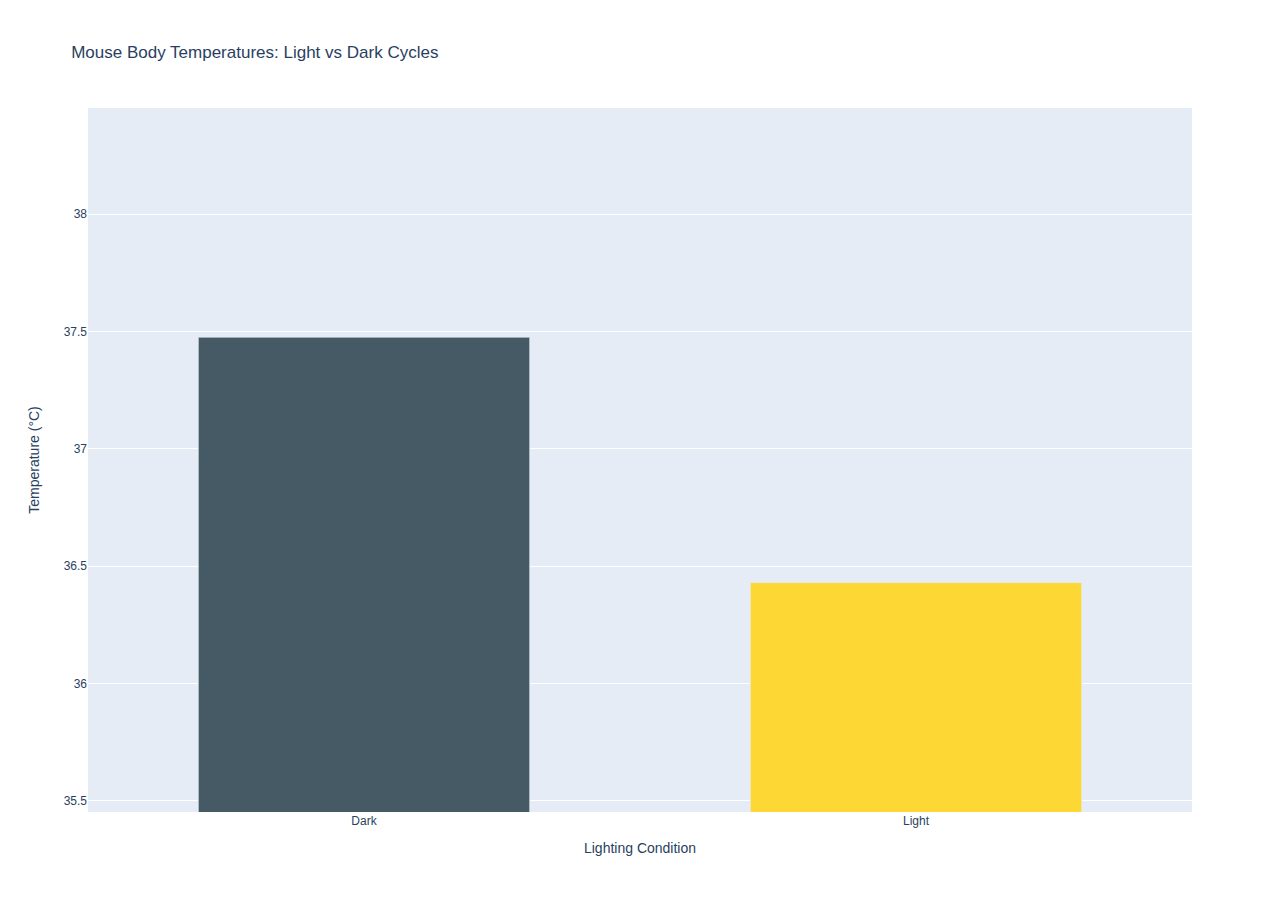
<file: data/light_dark_temp.html>
<html>
<head><meta charset="utf-8" /></head>
<body>
    <div>                        <script type="text/javascript">window.PlotlyConfig = {MathJaxConfig: 'local'};</script>
        <script charset="utf-8" src="https://cdn.plot.ly/plotly-2.35.2.min.js"></script>                <div id="8d9de770-b359-40e8-9fa1-774eb146882c" class="plotly-graph-div" style="height:100%; width:100%;"></div>            <script type="text/javascript">                                    window.PLOTLYENV=window.PLOTLYENV || {};                                    if (document.getElementById("8d9de770-b359-40e8-9fa1-774eb146882c")) {                    Plotly.newPlot(                        "8d9de770-b359-40e8-9fa1-774eb146882c",                        [{"alignmentgroup":"True","hovertemplate":"Lighting Condition=%{x}\u003cbr\u003eTemperature (\u00b0C)=%{y}\u003cextra\u003e\u003c\u002fextra\u003e","legendgroup":"Dark","marker":{"color":"#455a64","pattern":{"shape":""}},"name":"Dark","offsetgroup":"Dark","orientation":"v","showlegend":true,"textposition":"auto","x":["Dark"],"xaxis":"x","y":[37.474651542768044],"yaxis":"y","type":"bar"},{"alignmentgroup":"True","hovertemplate":"Lighting Condition=%{x}\u003cbr\u003eTemperature (\u00b0C)=%{y}\u003cextra\u003e\u003c\u002fextra\u003e","legendgroup":"Light","marker":{"color":"#fdd835","pattern":{"shape":""}},"name":"Light","offsetgroup":"Light","orientation":"v","showlegend":true,"textposition":"auto","x":["Light"],"xaxis":"x","y":[36.429333698107754],"yaxis":"y","type":"bar"}],                        {"template":{"data":{"histogram2dcontour":[{"type":"histogram2dcontour","colorbar":{"outlinewidth":0,"ticks":""},"colorscale":[[0.0,"#0d0887"],[0.1111111111111111,"#46039f"],[0.2222222222222222,"#7201a8"],[0.3333333333333333,"#9c179e"],[0.4444444444444444,"#bd3786"],[0.5555555555555556,"#d8576b"],[0.6666666666666666,"#ed7953"],[0.7777777777777778,"#fb9f3a"],[0.8888888888888888,"#fdca26"],[1.0,"#f0f921"]]}],"choropleth":[{"type":"choropleth","colorbar":{"outlinewidth":0,"ticks":""}}],"histogram2d":[{"type":"histogram2d","colorbar":{"outlinewidth":0,"ticks":""},"colorscale":[[0.0,"#0d0887"],[0.1111111111111111,"#46039f"],[0.2222222222222222,"#7201a8"],[0.3333333333333333,"#9c179e"],[0.4444444444444444,"#bd3786"],[0.5555555555555556,"#d8576b"],[0.6666666666666666,"#ed7953"],[0.7777777777777778,"#fb9f3a"],[0.8888888888888888,"#fdca26"],[1.0,"#f0f921"]]}],"heatmap":[{"type":"heatmap","colorbar":{"outlinewidth":0,"ticks":""},"colorscale":[[0.0,"#0d0887"],[0.1111111111111111,"#46039f"],[0.2222222222222222,"#7201a8"],[0.3333333333333333,"#9c179e"],[0.4444444444444444,"#bd3786"],[0.5555555555555556,"#d8576b"],[0.6666666666666666,"#ed7953"],[0.7777777777777778,"#fb9f3a"],[0.8888888888888888,"#fdca26"],[1.0,"#f0f921"]]}],"heatmapgl":[{"type":"heatmapgl","colorbar":{"outlinewidth":0,"ticks":""},"colorscale":[[0.0,"#0d0887"],[0.1111111111111111,"#46039f"],[0.2222222222222222,"#7201a8"],[0.3333333333333333,"#9c179e"],[0.4444444444444444,"#bd3786"],[0.5555555555555556,"#d8576b"],[0.6666666666666666,"#ed7953"],[0.7777777777777778,"#fb9f3a"],[0.8888888888888888,"#fdca26"],[1.0,"#f0f921"]]}],"contourcarpet":[{"type":"contourcarpet","colorbar":{"outlinewidth":0,"ticks":""}}],"contour":[{"type":"contour","colorbar":{"outlinewidth":0,"ticks":""},"colorscale":[[0.0,"#0d0887"],[0.1111111111111111,"#46039f"],[0.2222222222222222,"#7201a8"],[0.3333333333333333,"#9c179e"],[0.4444444444444444,"#bd3786"],[0.5555555555555556,"#d8576b"],[0.6666666666666666,"#ed7953"],[0.7777777777777778,"#fb9f3a"],[0.8888888888888888,"#fdca26"],[1.0,"#f0f921"]]}],"surface":[{"type":"surface","colorbar":{"outlinewidth":0,"ticks":""},"colorscale":[[0.0,"#0d0887"],[0.1111111111111111,"#46039f"],[0.2222222222222222,"#7201a8"],[0.3333333333333333,"#9c179e"],[0.4444444444444444,"#bd3786"],[0.5555555555555556,"#d8576b"],[0.6666666666666666,"#ed7953"],[0.7777777777777778,"#fb9f3a"],[0.8888888888888888,"#fdca26"],[1.0,"#f0f921"]]}],"mesh3d":[{"type":"mesh3d","colorbar":{"outlinewidth":0,"ticks":""}}],"scatter":[{"fillpattern":{"fillmode":"overlay","size":10,"solidity":0.2},"type":"scatter"}],"parcoords":[{"type":"parcoords","line":{"colorbar":{"outlinewidth":0,"ticks":""}}}],"scatterpolargl":[{"type":"scatterpolargl","marker":{"colorbar":{"outlinewidth":0,"ticks":""}}}],"bar":[{"error_x":{"color":"#2a3f5f"},"error_y":{"color":"#2a3f5f"},"marker":{"line":{"color":"#E5ECF6","width":0.5},"pattern":{"fillmode":"overlay","size":10,"solidity":0.2}},"type":"bar"}],"scattergeo":[{"type":"scattergeo","marker":{"colorbar":{"outlinewidth":0,"ticks":""}}}],"scatterpolar":[{"type":"scatterpolar","marker":{"colorbar":{"outlinewidth":0,"ticks":""}}}],"histogram":[{"marker":{"pattern":{"fillmode":"overlay","size":10,"solidity":0.2}},"type":"histogram"}],"scattergl":[{"type":"scattergl","marker":{"colorbar":{"outlinewidth":0,"ticks":""}}}],"scatter3d":[{"type":"scatter3d","line":{"colorbar":{"outlinewidth":0,"ticks":""}},"marker":{"colorbar":{"outlinewidth":0,"ticks":""}}}],"scattermapbox":[{"type":"scattermapbox","marker":{"colorbar":{"outlinewidth":0,"ticks":""}}}],"scatterternary":[{"type":"scatterternary","marker":{"colorbar":{"outlinewidth":0,"ticks":""}}}],"scattercarpet":[{"type":"scattercarpet","marker":{"colorbar":{"outlinewidth":0,"ticks":""}}}],"carpet":[{"aaxis":{"endlinecolor":"#2a3f5f","gridcolor":"white","linecolor":"white","minorgridcolor":"white","startlinecolor":"#2a3f5f"},"baxis":{"endlinecolor":"#2a3f5f","gridcolor":"white","linecolor":"white","minorgridcolor":"white","startlinecolor":"#2a3f5f"},"type":"carpet"}],"table":[{"cells":{"fill":{"color":"#EBF0F8"},"line":{"color":"white"}},"header":{"fill":{"color":"#C8D4E3"},"line":{"color":"white"}},"type":"table"}],"barpolar":[{"marker":{"line":{"color":"#E5ECF6","width":0.5},"pattern":{"fillmode":"overlay","size":10,"solidity":0.2}},"type":"barpolar"}],"pie":[{"automargin":true,"type":"pie"}]},"layout":{"autotypenumbers":"strict","colorway":["#636efa","#EF553B","#00cc96","#ab63fa","#FFA15A","#19d3f3","#FF6692","#B6E880","#FF97FF","#FECB52"],"font":{"color":"#2a3f5f"},"hovermode":"closest","hoverlabel":{"align":"left"},"paper_bgcolor":"white","plot_bgcolor":"#E5ECF6","polar":{"bgcolor":"#E5ECF6","angularaxis":{"gridcolor":"white","linecolor":"white","ticks":""},"radialaxis":{"gridcolor":"white","linecolor":"white","ticks":""}},"ternary":{"bgcolor":"#E5ECF6","aaxis":{"gridcolor":"white","linecolor":"white","ticks":""},"baxis":{"gridcolor":"white","linecolor":"white","ticks":""},"caxis":{"gridcolor":"white","linecolor":"white","ticks":""}},"coloraxis":{"colorbar":{"outlinewidth":0,"ticks":""}},"colorscale":{"sequential":[[0.0,"#0d0887"],[0.1111111111111111,"#46039f"],[0.2222222222222222,"#7201a8"],[0.3333333333333333,"#9c179e"],[0.4444444444444444,"#bd3786"],[0.5555555555555556,"#d8576b"],[0.6666666666666666,"#ed7953"],[0.7777777777777778,"#fb9f3a"],[0.8888888888888888,"#fdca26"],[1.0,"#f0f921"]],"sequentialminus":[[0.0,"#0d0887"],[0.1111111111111111,"#46039f"],[0.2222222222222222,"#7201a8"],[0.3333333333333333,"#9c179e"],[0.4444444444444444,"#bd3786"],[0.5555555555555556,"#d8576b"],[0.6666666666666666,"#ed7953"],[0.7777777777777778,"#fb9f3a"],[0.8888888888888888,"#fdca26"],[1.0,"#f0f921"]],"diverging":[[0,"#8e0152"],[0.1,"#c51b7d"],[0.2,"#de77ae"],[0.3,"#f1b6da"],[0.4,"#fde0ef"],[0.5,"#f7f7f7"],[0.6,"#e6f5d0"],[0.7,"#b8e186"],[0.8,"#7fbc41"],[0.9,"#4d9221"],[1,"#276419"]]},"xaxis":{"gridcolor":"white","linecolor":"white","ticks":"","title":{"standoff":15},"zerolinecolor":"white","automargin":true,"zerolinewidth":2},"yaxis":{"gridcolor":"white","linecolor":"white","ticks":"","title":{"standoff":15},"zerolinecolor":"white","automargin":true,"zerolinewidth":2},"scene":{"xaxis":{"backgroundcolor":"#E5ECF6","gridcolor":"white","linecolor":"white","showbackground":true,"ticks":"","zerolinecolor":"white","gridwidth":2},"yaxis":{"backgroundcolor":"#E5ECF6","gridcolor":"white","linecolor":"white","showbackground":true,"ticks":"","zerolinecolor":"white","gridwidth":2},"zaxis":{"backgroundcolor":"#E5ECF6","gridcolor":"white","linecolor":"white","showbackground":true,"ticks":"","zerolinecolor":"white","gridwidth":2}},"shapedefaults":{"line":{"color":"#2a3f5f"}},"annotationdefaults":{"arrowcolor":"#2a3f5f","arrowhead":0,"arrowwidth":1},"geo":{"bgcolor":"white","landcolor":"#E5ECF6","subunitcolor":"white","showland":true,"showlakes":true,"lakecolor":"white"},"title":{"x":0.05},"mapbox":{"style":"light"}}},"xaxis":{"anchor":"y","domain":[0.0,1.0],"title":{"text":"Lighting Condition"},"categoryorder":"array","categoryarray":["Dark","Light"]},"yaxis":{"anchor":"x","domain":[0.0,1.0],"title":{"text":"Temperature (\u00b0C)"},"range":[35.4519926204379,38.4519926204379]},"legend":{"title":{"text":"Lighting Condition"},"tracegroupgap":0},"title":{"text":"Mouse Body Temperatures: Light vs Dark Cycles"},"barmode":"relative","showlegend":false,"bargap":0.4},                        {"responsive": true}                    )                };                            </script>        </div>
</body>
</html>
</file>
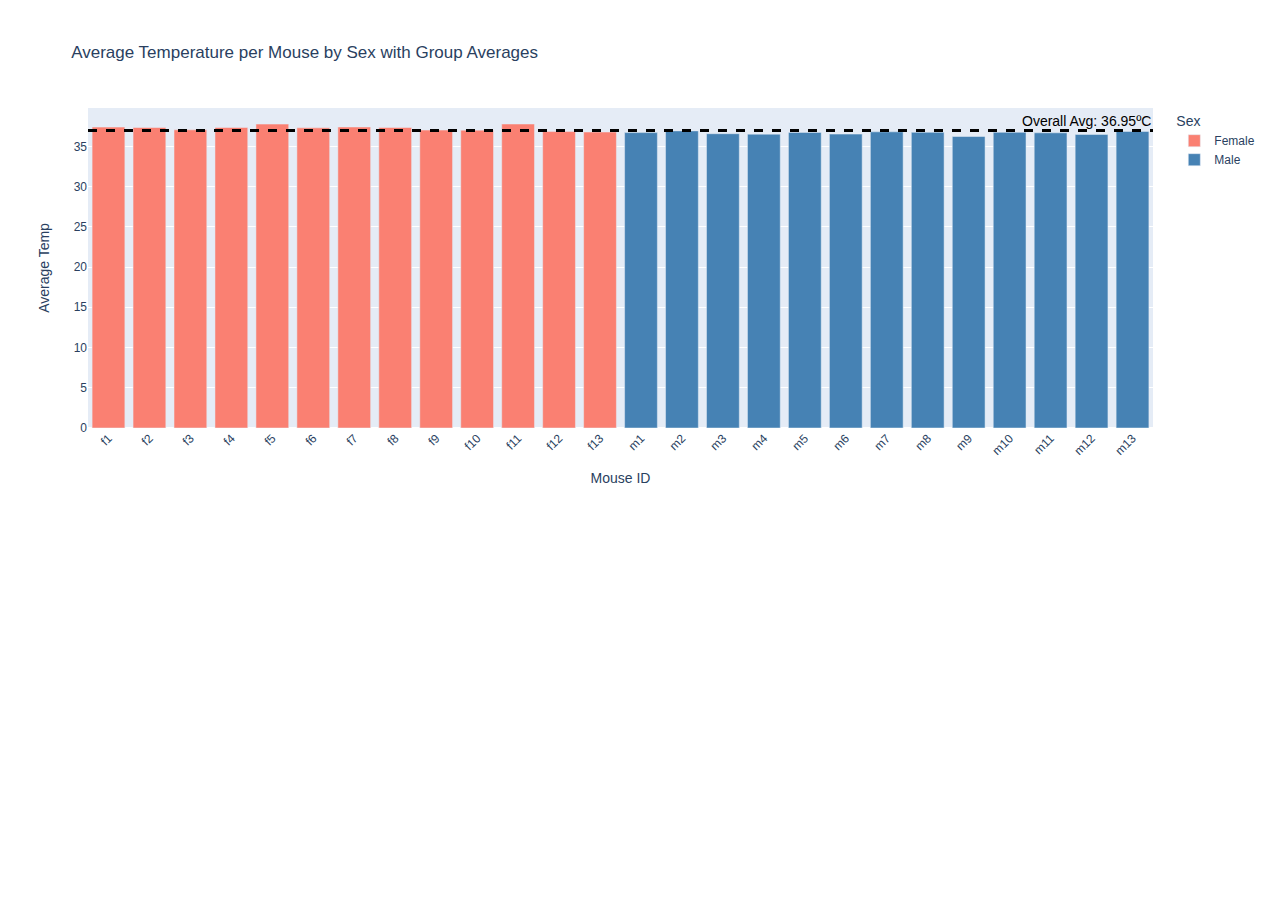
<file: data/mouse_activity_chart.html>
<html>
<head><meta charset="utf-8" /></head>
<body>
    <div>                        <script type="text/javascript">window.PlotlyConfig = {MathJaxConfig: 'local'};</script>
        <script charset="utf-8" src="https://cdn.plot.ly/plotly-2.35.2.min.js"></script>                <div id="a408f938-e2f0-4c46-a8af-72057d2c3c5f" class="plotly-graph-div" style="height:500px; width:100%;"></div>            <script type="text/javascript">                                    window.PLOTLYENV=window.PLOTLYENV || {};                                    if (document.getElementById("a408f938-e2f0-4c46-a8af-72057d2c3c5f")) {                    Plotly.newPlot(                        "a408f938-e2f0-4c46-a8af-72057d2c3c5f",                        [{"alignmentgroup":"True","hovertemplate":"Sex=Female\u003cbr\u003eMouse ID=%{x}\u003cbr\u003eAverage Temp=%{y}\u003cextra\u003e\u003c\u002fextra\u003e","legendgroup":"Female","marker":{"color":"salmon","pattern":{"shape":""}},"name":"Female","offsetgroup":"Female","orientation":"v","showlegend":true,"textposition":"auto","x":["f1","f2","f3","f4","f5","f6","f7","f8","f9","f10","f11","f12","f13"],"xaxis":"x","y":[37.387025364479165,37.334790911,37.047749595049595,37.34159743502133,37.7621083857877,37.29381312725298,37.39948970257093,37.341487593980155,37.01605426660218,37.006643269796626,37.773089536859125,36.83379404650347,36.77496773344444],"yaxis":"y","type":"bar"},{"alignmentgroup":"True","hovertemplate":"Sex=Male\u003cbr\u003eMouse ID=%{x}\u003cbr\u003eAverage Temp=%{y}\u003cextra\u003e\u003c\u002fextra\u003e","legendgroup":"Male","marker":{"color":"steelblue","pattern":{"shape":""}},"name":"Male","offsetgroup":"Male","orientation":"v","showlegend":true,"textposition":"auto","x":["m1","m2","m3","m4","m5","m6","m7","m8","m9","m10","m11","m12","m13"],"xaxis":"x","y":[36.70198140906746,36.916470470594746,36.5640064484127,36.512355654761905,36.73238846196131,36.51691716269841,36.79827879448314,36.73855237315576,36.22014533730158,36.735400643206845,36.67763696012897,36.47662152777777,36.84844191948711],"yaxis":"y","type":"bar"}],                        {"template":{"data":{"histogram2dcontour":[{"type":"histogram2dcontour","colorbar":{"outlinewidth":0,"ticks":""},"colorscale":[[0.0,"#0d0887"],[0.1111111111111111,"#46039f"],[0.2222222222222222,"#7201a8"],[0.3333333333333333,"#9c179e"],[0.4444444444444444,"#bd3786"],[0.5555555555555556,"#d8576b"],[0.6666666666666666,"#ed7953"],[0.7777777777777778,"#fb9f3a"],[0.8888888888888888,"#fdca26"],[1.0,"#f0f921"]]}],"choropleth":[{"type":"choropleth","colorbar":{"outlinewidth":0,"ticks":""}}],"histogram2d":[{"type":"histogram2d","colorbar":{"outlinewidth":0,"ticks":""},"colorscale":[[0.0,"#0d0887"],[0.1111111111111111,"#46039f"],[0.2222222222222222,"#7201a8"],[0.3333333333333333,"#9c179e"],[0.4444444444444444,"#bd3786"],[0.5555555555555556,"#d8576b"],[0.6666666666666666,"#ed7953"],[0.7777777777777778,"#fb9f3a"],[0.8888888888888888,"#fdca26"],[1.0,"#f0f921"]]}],"heatmap":[{"type":"heatmap","colorbar":{"outlinewidth":0,"ticks":""},"colorscale":[[0.0,"#0d0887"],[0.1111111111111111,"#46039f"],[0.2222222222222222,"#7201a8"],[0.3333333333333333,"#9c179e"],[0.4444444444444444,"#bd3786"],[0.5555555555555556,"#d8576b"],[0.6666666666666666,"#ed7953"],[0.7777777777777778,"#fb9f3a"],[0.8888888888888888,"#fdca26"],[1.0,"#f0f921"]]}],"heatmapgl":[{"type":"heatmapgl","colorbar":{"outlinewidth":0,"ticks":""},"colorscale":[[0.0,"#0d0887"],[0.1111111111111111,"#46039f"],[0.2222222222222222,"#7201a8"],[0.3333333333333333,"#9c179e"],[0.4444444444444444,"#bd3786"],[0.5555555555555556,"#d8576b"],[0.6666666666666666,"#ed7953"],[0.7777777777777778,"#fb9f3a"],[0.8888888888888888,"#fdca26"],[1.0,"#f0f921"]]}],"contourcarpet":[{"type":"contourcarpet","colorbar":{"outlinewidth":0,"ticks":""}}],"contour":[{"type":"contour","colorbar":{"outlinewidth":0,"ticks":""},"colorscale":[[0.0,"#0d0887"],[0.1111111111111111,"#46039f"],[0.2222222222222222,"#7201a8"],[0.3333333333333333,"#9c179e"],[0.4444444444444444,"#bd3786"],[0.5555555555555556,"#d8576b"],[0.6666666666666666,"#ed7953"],[0.7777777777777778,"#fb9f3a"],[0.8888888888888888,"#fdca26"],[1.0,"#f0f921"]]}],"surface":[{"type":"surface","colorbar":{"outlinewidth":0,"ticks":""},"colorscale":[[0.0,"#0d0887"],[0.1111111111111111,"#46039f"],[0.2222222222222222,"#7201a8"],[0.3333333333333333,"#9c179e"],[0.4444444444444444,"#bd3786"],[0.5555555555555556,"#d8576b"],[0.6666666666666666,"#ed7953"],[0.7777777777777778,"#fb9f3a"],[0.8888888888888888,"#fdca26"],[1.0,"#f0f921"]]}],"mesh3d":[{"type":"mesh3d","colorbar":{"outlinewidth":0,"ticks":""}}],"scatter":[{"fillpattern":{"fillmode":"overlay","size":10,"solidity":0.2},"type":"scatter"}],"parcoords":[{"type":"parcoords","line":{"colorbar":{"outlinewidth":0,"ticks":""}}}],"scatterpolargl":[{"type":"scatterpolargl","marker":{"colorbar":{"outlinewidth":0,"ticks":""}}}],"bar":[{"error_x":{"color":"#2a3f5f"},"error_y":{"color":"#2a3f5f"},"marker":{"line":{"color":"#E5ECF6","width":0.5},"pattern":{"fillmode":"overlay","size":10,"solidity":0.2}},"type":"bar"}],"scattergeo":[{"type":"scattergeo","marker":{"colorbar":{"outlinewidth":0,"ticks":""}}}],"scatterpolar":[{"type":"scatterpolar","marker":{"colorbar":{"outlinewidth":0,"ticks":""}}}],"histogram":[{"marker":{"pattern":{"fillmode":"overlay","size":10,"solidity":0.2}},"type":"histogram"}],"scattergl":[{"type":"scattergl","marker":{"colorbar":{"outlinewidth":0,"ticks":""}}}],"scatter3d":[{"type":"scatter3d","line":{"colorbar":{"outlinewidth":0,"ticks":""}},"marker":{"colorbar":{"outlinewidth":0,"ticks":""}}}],"scattermapbox":[{"type":"scattermapbox","marker":{"colorbar":{"outlinewidth":0,"ticks":""}}}],"scatterternary":[{"type":"scatterternary","marker":{"colorbar":{"outlinewidth":0,"ticks":""}}}],"scattercarpet":[{"type":"scattercarpet","marker":{"colorbar":{"outlinewidth":0,"ticks":""}}}],"carpet":[{"aaxis":{"endlinecolor":"#2a3f5f","gridcolor":"white","linecolor":"white","minorgridcolor":"white","startlinecolor":"#2a3f5f"},"baxis":{"endlinecolor":"#2a3f5f","gridcolor":"white","linecolor":"white","minorgridcolor":"white","startlinecolor":"#2a3f5f"},"type":"carpet"}],"table":[{"cells":{"fill":{"color":"#EBF0F8"},"line":{"color":"white"}},"header":{"fill":{"color":"#C8D4E3"},"line":{"color":"white"}},"type":"table"}],"barpolar":[{"marker":{"line":{"color":"#E5ECF6","width":0.5},"pattern":{"fillmode":"overlay","size":10,"solidity":0.2}},"type":"barpolar"}],"pie":[{"automargin":true,"type":"pie"}]},"layout":{"autotypenumbers":"strict","colorway":["#636efa","#EF553B","#00cc96","#ab63fa","#FFA15A","#19d3f3","#FF6692","#B6E880","#FF97FF","#FECB52"],"font":{"color":"#2a3f5f"},"hovermode":"closest","hoverlabel":{"align":"left"},"paper_bgcolor":"white","plot_bgcolor":"#E5ECF6","polar":{"bgcolor":"#E5ECF6","angularaxis":{"gridcolor":"white","linecolor":"white","ticks":""},"radialaxis":{"gridcolor":"white","linecolor":"white","ticks":""}},"ternary":{"bgcolor":"#E5ECF6","aaxis":{"gridcolor":"white","linecolor":"white","ticks":""},"baxis":{"gridcolor":"white","linecolor":"white","ticks":""},"caxis":{"gridcolor":"white","linecolor":"white","ticks":""}},"coloraxis":{"colorbar":{"outlinewidth":0,"ticks":""}},"colorscale":{"sequential":[[0.0,"#0d0887"],[0.1111111111111111,"#46039f"],[0.2222222222222222,"#7201a8"],[0.3333333333333333,"#9c179e"],[0.4444444444444444,"#bd3786"],[0.5555555555555556,"#d8576b"],[0.6666666666666666,"#ed7953"],[0.7777777777777778,"#fb9f3a"],[0.8888888888888888,"#fdca26"],[1.0,"#f0f921"]],"sequentialminus":[[0.0,"#0d0887"],[0.1111111111111111,"#46039f"],[0.2222222222222222,"#7201a8"],[0.3333333333333333,"#9c179e"],[0.4444444444444444,"#bd3786"],[0.5555555555555556,"#d8576b"],[0.6666666666666666,"#ed7953"],[0.7777777777777778,"#fb9f3a"],[0.8888888888888888,"#fdca26"],[1.0,"#f0f921"]],"diverging":[[0,"#8e0152"],[0.1,"#c51b7d"],[0.2,"#de77ae"],[0.3,"#f1b6da"],[0.4,"#fde0ef"],[0.5,"#f7f7f7"],[0.6,"#e6f5d0"],[0.7,"#b8e186"],[0.8,"#7fbc41"],[0.9,"#4d9221"],[1,"#276419"]]},"xaxis":{"gridcolor":"white","linecolor":"white","ticks":"","title":{"standoff":15},"zerolinecolor":"white","automargin":true,"zerolinewidth":2},"yaxis":{"gridcolor":"white","linecolor":"white","ticks":"","title":{"standoff":15},"zerolinecolor":"white","automargin":true,"zerolinewidth":2},"scene":{"xaxis":{"backgroundcolor":"#E5ECF6","gridcolor":"white","linecolor":"white","showbackground":true,"ticks":"","zerolinecolor":"white","gridwidth":2},"yaxis":{"backgroundcolor":"#E5ECF6","gridcolor":"white","linecolor":"white","showbackground":true,"ticks":"","zerolinecolor":"white","gridwidth":2},"zaxis":{"backgroundcolor":"#E5ECF6","gridcolor":"white","linecolor":"white","showbackground":true,"ticks":"","zerolinecolor":"white","gridwidth":2}},"shapedefaults":{"line":{"color":"#2a3f5f"}},"annotationdefaults":{"arrowcolor":"#2a3f5f","arrowhead":0,"arrowwidth":1},"geo":{"bgcolor":"white","landcolor":"#E5ECF6","subunitcolor":"white","showland":true,"showlakes":true,"lakecolor":"white"},"title":{"x":0.05},"mapbox":{"style":"light"}}},"xaxis":{"anchor":"y","domain":[0.0,1.0],"title":{"text":"Mouse ID"},"tickangle":-45},"yaxis":{"anchor":"x","domain":[0.0,1.0],"title":{"text":"Average Temp"}},"legend":{"title":{"text":"Sex"},"tracegroupgap":0},"title":{"text":"Average Temperature per Mouse by Sex with Group Averages"},"barmode":"relative","shapes":[{"line":{"color":"black","dash":"dash","width":3},"type":"line","x0":0,"x1":1,"xref":"x domain","y0":36.9519926204379,"y1":36.9519926204379,"yref":"y"}],"annotations":[{"font":{"color":"black","size":14},"showarrow":false,"text":"Overall Avg: 36.95\u00baC","x":1,"xanchor":"right","xref":"x domain","y":36.9519926204379,"yanchor":"bottom","yref":"y"}],"height":500},                        {"responsive": true}                    )                };                            </script>        </div>
</body>
</html>
</file>
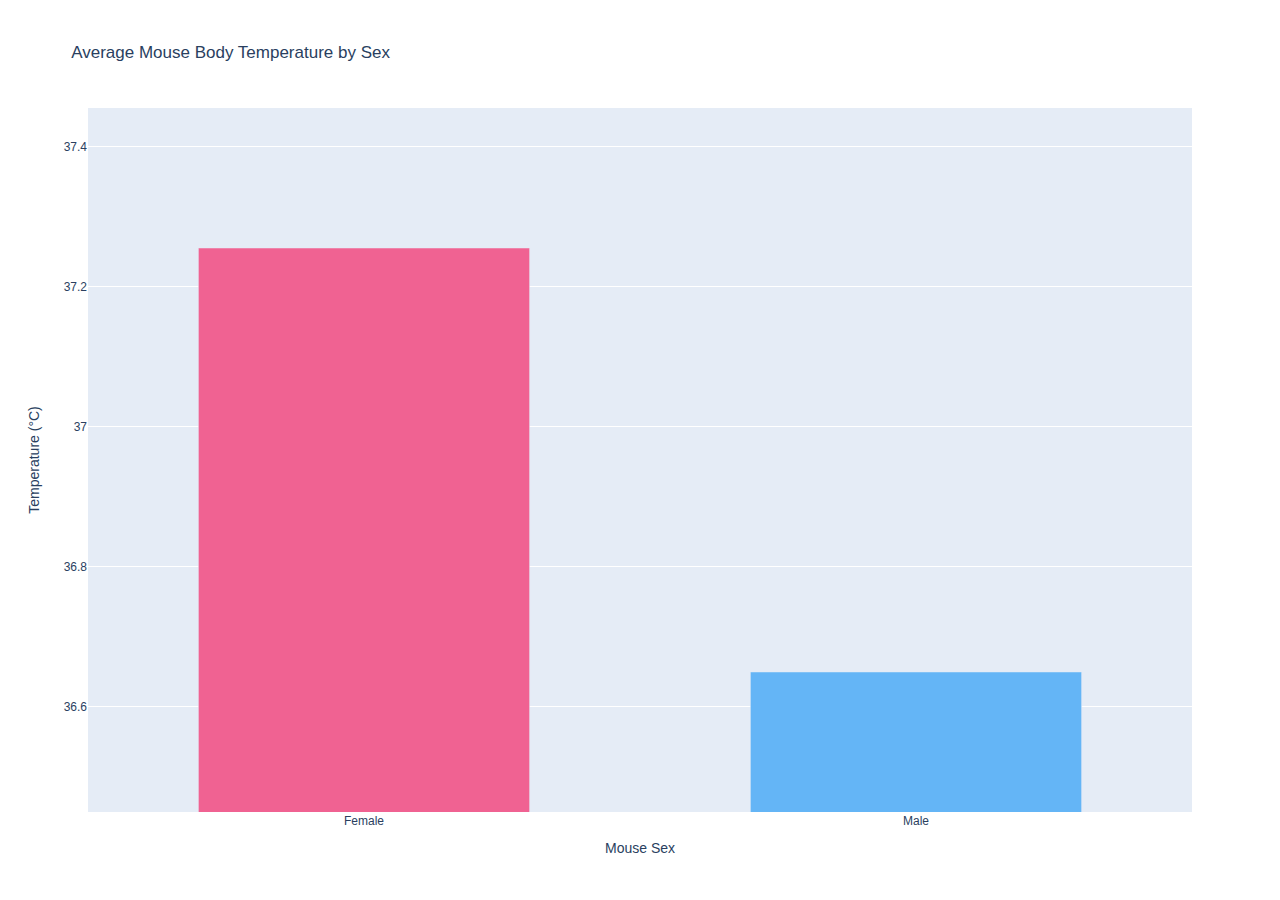
<file: data/temp_by_sex.html>
<html>
<head><meta charset="utf-8" /></head>
<body>
    <div>                        <script type="text/javascript">window.PlotlyConfig = {MathJaxConfig: 'local'};</script>
        <script charset="utf-8" src="https://cdn.plot.ly/plotly-2.35.2.min.js"></script>                <div id="955ca260-d6ba-41b7-b28c-bc987b924fbe" class="plotly-graph-div" style="height:100%; width:100%;"></div>            <script type="text/javascript">                                    window.PLOTLYENV=window.PLOTLYENV || {};                                    if (document.getElementById("955ca260-d6ba-41b7-b28c-bc987b924fbe")) {                    Plotly.newPlot(                        "955ca260-d6ba-41b7-b28c-bc987b924fbe",                        [{"alignmentgroup":"True","hovertemplate":"Mouse Sex=%{x}\u003cbr\u003eTemperature (\u00b0C)=%{y}\u003cextra\u003e\u003c\u002fextra\u003e","legendgroup":"Female","marker":{"color":"#f06292","pattern":{"shape":""}},"name":"Female","offsetgroup":"Female","orientation":"v","showlegend":true,"textposition":"auto","x":["Female"],"xaxis":"x","y":[37.254816228334434],"yaxis":"y","type":"bar"},{"alignmentgroup":"True","hovertemplate":"Mouse Sex=%{x}\u003cbr\u003eTemperature (\u00b0C)=%{y}\u003cextra\u003e\u003c\u002fextra\u003e","legendgroup":"Male","marker":{"color":"#64b5f6","pattern":{"shape":""}},"name":"Male","offsetgroup":"Male","orientation":"v","showlegend":true,"textposition":"auto","x":["Male"],"xaxis":"x","y":[36.649169012541364],"yaxis":"y","type":"bar"}],                        {"template":{"data":{"histogram2dcontour":[{"type":"histogram2dcontour","colorbar":{"outlinewidth":0,"ticks":""},"colorscale":[[0.0,"#0d0887"],[0.1111111111111111,"#46039f"],[0.2222222222222222,"#7201a8"],[0.3333333333333333,"#9c179e"],[0.4444444444444444,"#bd3786"],[0.5555555555555556,"#d8576b"],[0.6666666666666666,"#ed7953"],[0.7777777777777778,"#fb9f3a"],[0.8888888888888888,"#fdca26"],[1.0,"#f0f921"]]}],"choropleth":[{"type":"choropleth","colorbar":{"outlinewidth":0,"ticks":""}}],"histogram2d":[{"type":"histogram2d","colorbar":{"outlinewidth":0,"ticks":""},"colorscale":[[0.0,"#0d0887"],[0.1111111111111111,"#46039f"],[0.2222222222222222,"#7201a8"],[0.3333333333333333,"#9c179e"],[0.4444444444444444,"#bd3786"],[0.5555555555555556,"#d8576b"],[0.6666666666666666,"#ed7953"],[0.7777777777777778,"#fb9f3a"],[0.8888888888888888,"#fdca26"],[1.0,"#f0f921"]]}],"heatmap":[{"type":"heatmap","colorbar":{"outlinewidth":0,"ticks":""},"colorscale":[[0.0,"#0d0887"],[0.1111111111111111,"#46039f"],[0.2222222222222222,"#7201a8"],[0.3333333333333333,"#9c179e"],[0.4444444444444444,"#bd3786"],[0.5555555555555556,"#d8576b"],[0.6666666666666666,"#ed7953"],[0.7777777777777778,"#fb9f3a"],[0.8888888888888888,"#fdca26"],[1.0,"#f0f921"]]}],"heatmapgl":[{"type":"heatmapgl","colorbar":{"outlinewidth":0,"ticks":""},"colorscale":[[0.0,"#0d0887"],[0.1111111111111111,"#46039f"],[0.2222222222222222,"#7201a8"],[0.3333333333333333,"#9c179e"],[0.4444444444444444,"#bd3786"],[0.5555555555555556,"#d8576b"],[0.6666666666666666,"#ed7953"],[0.7777777777777778,"#fb9f3a"],[0.8888888888888888,"#fdca26"],[1.0,"#f0f921"]]}],"contourcarpet":[{"type":"contourcarpet","colorbar":{"outlinewidth":0,"ticks":""}}],"contour":[{"type":"contour","colorbar":{"outlinewidth":0,"ticks":""},"colorscale":[[0.0,"#0d0887"],[0.1111111111111111,"#46039f"],[0.2222222222222222,"#7201a8"],[0.3333333333333333,"#9c179e"],[0.4444444444444444,"#bd3786"],[0.5555555555555556,"#d8576b"],[0.6666666666666666,"#ed7953"],[0.7777777777777778,"#fb9f3a"],[0.8888888888888888,"#fdca26"],[1.0,"#f0f921"]]}],"surface":[{"type":"surface","colorbar":{"outlinewidth":0,"ticks":""},"colorscale":[[0.0,"#0d0887"],[0.1111111111111111,"#46039f"],[0.2222222222222222,"#7201a8"],[0.3333333333333333,"#9c179e"],[0.4444444444444444,"#bd3786"],[0.5555555555555556,"#d8576b"],[0.6666666666666666,"#ed7953"],[0.7777777777777778,"#fb9f3a"],[0.8888888888888888,"#fdca26"],[1.0,"#f0f921"]]}],"mesh3d":[{"type":"mesh3d","colorbar":{"outlinewidth":0,"ticks":""}}],"scatter":[{"fillpattern":{"fillmode":"overlay","size":10,"solidity":0.2},"type":"scatter"}],"parcoords":[{"type":"parcoords","line":{"colorbar":{"outlinewidth":0,"ticks":""}}}],"scatterpolargl":[{"type":"scatterpolargl","marker":{"colorbar":{"outlinewidth":0,"ticks":""}}}],"bar":[{"error_x":{"color":"#2a3f5f"},"error_y":{"color":"#2a3f5f"},"marker":{"line":{"color":"#E5ECF6","width":0.5},"pattern":{"fillmode":"overlay","size":10,"solidity":0.2}},"type":"bar"}],"scattergeo":[{"type":"scattergeo","marker":{"colorbar":{"outlinewidth":0,"ticks":""}}}],"scatterpolar":[{"type":"scatterpolar","marker":{"colorbar":{"outlinewidth":0,"ticks":""}}}],"histogram":[{"marker":{"pattern":{"fillmode":"overlay","size":10,"solidity":0.2}},"type":"histogram"}],"scattergl":[{"type":"scattergl","marker":{"colorbar":{"outlinewidth":0,"ticks":""}}}],"scatter3d":[{"type":"scatter3d","line":{"colorbar":{"outlinewidth":0,"ticks":""}},"marker":{"colorbar":{"outlinewidth":0,"ticks":""}}}],"scattermapbox":[{"type":"scattermapbox","marker":{"colorbar":{"outlinewidth":0,"ticks":""}}}],"scatterternary":[{"type":"scatterternary","marker":{"colorbar":{"outlinewidth":0,"ticks":""}}}],"scattercarpet":[{"type":"scattercarpet","marker":{"colorbar":{"outlinewidth":0,"ticks":""}}}],"carpet":[{"aaxis":{"endlinecolor":"#2a3f5f","gridcolor":"white","linecolor":"white","minorgridcolor":"white","startlinecolor":"#2a3f5f"},"baxis":{"endlinecolor":"#2a3f5f","gridcolor":"white","linecolor":"white","minorgridcolor":"white","startlinecolor":"#2a3f5f"},"type":"carpet"}],"table":[{"cells":{"fill":{"color":"#EBF0F8"},"line":{"color":"white"}},"header":{"fill":{"color":"#C8D4E3"},"line":{"color":"white"}},"type":"table"}],"barpolar":[{"marker":{"line":{"color":"#E5ECF6","width":0.5},"pattern":{"fillmode":"overlay","size":10,"solidity":0.2}},"type":"barpolar"}],"pie":[{"automargin":true,"type":"pie"}]},"layout":{"autotypenumbers":"strict","colorway":["#636efa","#EF553B","#00cc96","#ab63fa","#FFA15A","#19d3f3","#FF6692","#B6E880","#FF97FF","#FECB52"],"font":{"color":"#2a3f5f"},"hovermode":"closest","hoverlabel":{"align":"left"},"paper_bgcolor":"white","plot_bgcolor":"#E5ECF6","polar":{"bgcolor":"#E5ECF6","angularaxis":{"gridcolor":"white","linecolor":"white","ticks":""},"radialaxis":{"gridcolor":"white","linecolor":"white","ticks":""}},"ternary":{"bgcolor":"#E5ECF6","aaxis":{"gridcolor":"white","linecolor":"white","ticks":""},"baxis":{"gridcolor":"white","linecolor":"white","ticks":""},"caxis":{"gridcolor":"white","linecolor":"white","ticks":""}},"coloraxis":{"colorbar":{"outlinewidth":0,"ticks":""}},"colorscale":{"sequential":[[0.0,"#0d0887"],[0.1111111111111111,"#46039f"],[0.2222222222222222,"#7201a8"],[0.3333333333333333,"#9c179e"],[0.4444444444444444,"#bd3786"],[0.5555555555555556,"#d8576b"],[0.6666666666666666,"#ed7953"],[0.7777777777777778,"#fb9f3a"],[0.8888888888888888,"#fdca26"],[1.0,"#f0f921"]],"sequentialminus":[[0.0,"#0d0887"],[0.1111111111111111,"#46039f"],[0.2222222222222222,"#7201a8"],[0.3333333333333333,"#9c179e"],[0.4444444444444444,"#bd3786"],[0.5555555555555556,"#d8576b"],[0.6666666666666666,"#ed7953"],[0.7777777777777778,"#fb9f3a"],[0.8888888888888888,"#fdca26"],[1.0,"#f0f921"]],"diverging":[[0,"#8e0152"],[0.1,"#c51b7d"],[0.2,"#de77ae"],[0.3,"#f1b6da"],[0.4,"#fde0ef"],[0.5,"#f7f7f7"],[0.6,"#e6f5d0"],[0.7,"#b8e186"],[0.8,"#7fbc41"],[0.9,"#4d9221"],[1,"#276419"]]},"xaxis":{"gridcolor":"white","linecolor":"white","ticks":"","title":{"standoff":15},"zerolinecolor":"white","automargin":true,"zerolinewidth":2},"yaxis":{"gridcolor":"white","linecolor":"white","ticks":"","title":{"standoff":15},"zerolinecolor":"white","automargin":true,"zerolinewidth":2},"scene":{"xaxis":{"backgroundcolor":"#E5ECF6","gridcolor":"white","linecolor":"white","showbackground":true,"ticks":"","zerolinecolor":"white","gridwidth":2},"yaxis":{"backgroundcolor":"#E5ECF6","gridcolor":"white","linecolor":"white","showbackground":true,"ticks":"","zerolinecolor":"white","gridwidth":2},"zaxis":{"backgroundcolor":"#E5ECF6","gridcolor":"white","linecolor":"white","showbackground":true,"ticks":"","zerolinecolor":"white","gridwidth":2}},"shapedefaults":{"line":{"color":"#2a3f5f"}},"annotationdefaults":{"arrowcolor":"#2a3f5f","arrowhead":0,"arrowwidth":1},"geo":{"bgcolor":"white","landcolor":"#E5ECF6","subunitcolor":"white","showland":true,"showlakes":true,"lakecolor":"white"},"title":{"x":0.05},"mapbox":{"style":"light"}}},"xaxis":{"anchor":"y","domain":[0.0,1.0],"title":{"text":"Mouse Sex"},"categoryorder":"array","categoryarray":["Female","Male"]},"yaxis":{"anchor":"x","domain":[0.0,1.0],"title":{"text":"Temperature (\u00b0C)"},"range":[36.44916901254136,37.45481622833444]},"legend":{"title":{"text":"Mouse Sex"},"tracegroupgap":0},"title":{"text":"Average Mouse Body Temperature by Sex"},"barmode":"relative","showlegend":false,"bargap":0.4},                        {"responsive": true}                    )                };                            </script>        </div>
</body>
</html>
<style>
    body {
        /* background-color: black; */
        color: white; /* Also set text color to white for readability */
    }
    /* Also style your plot area background to black if possible */
</style>
</file>
